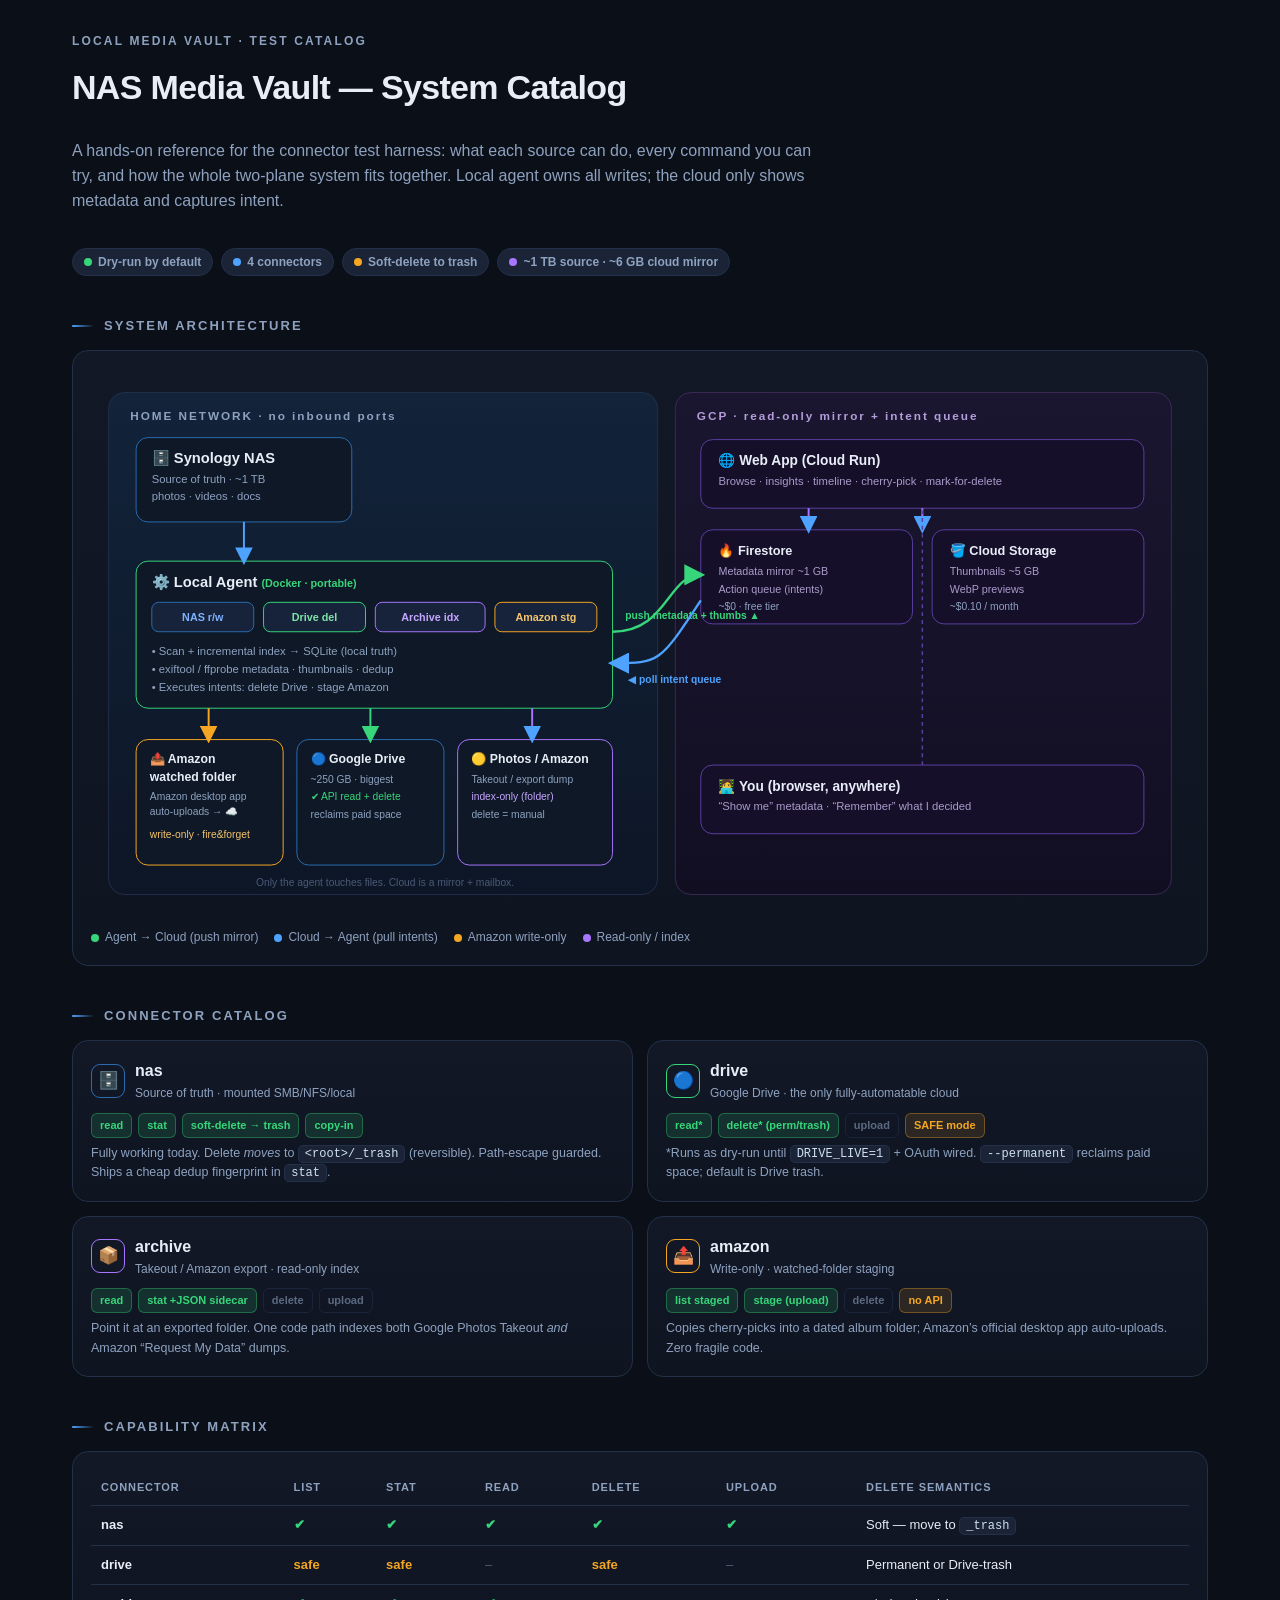
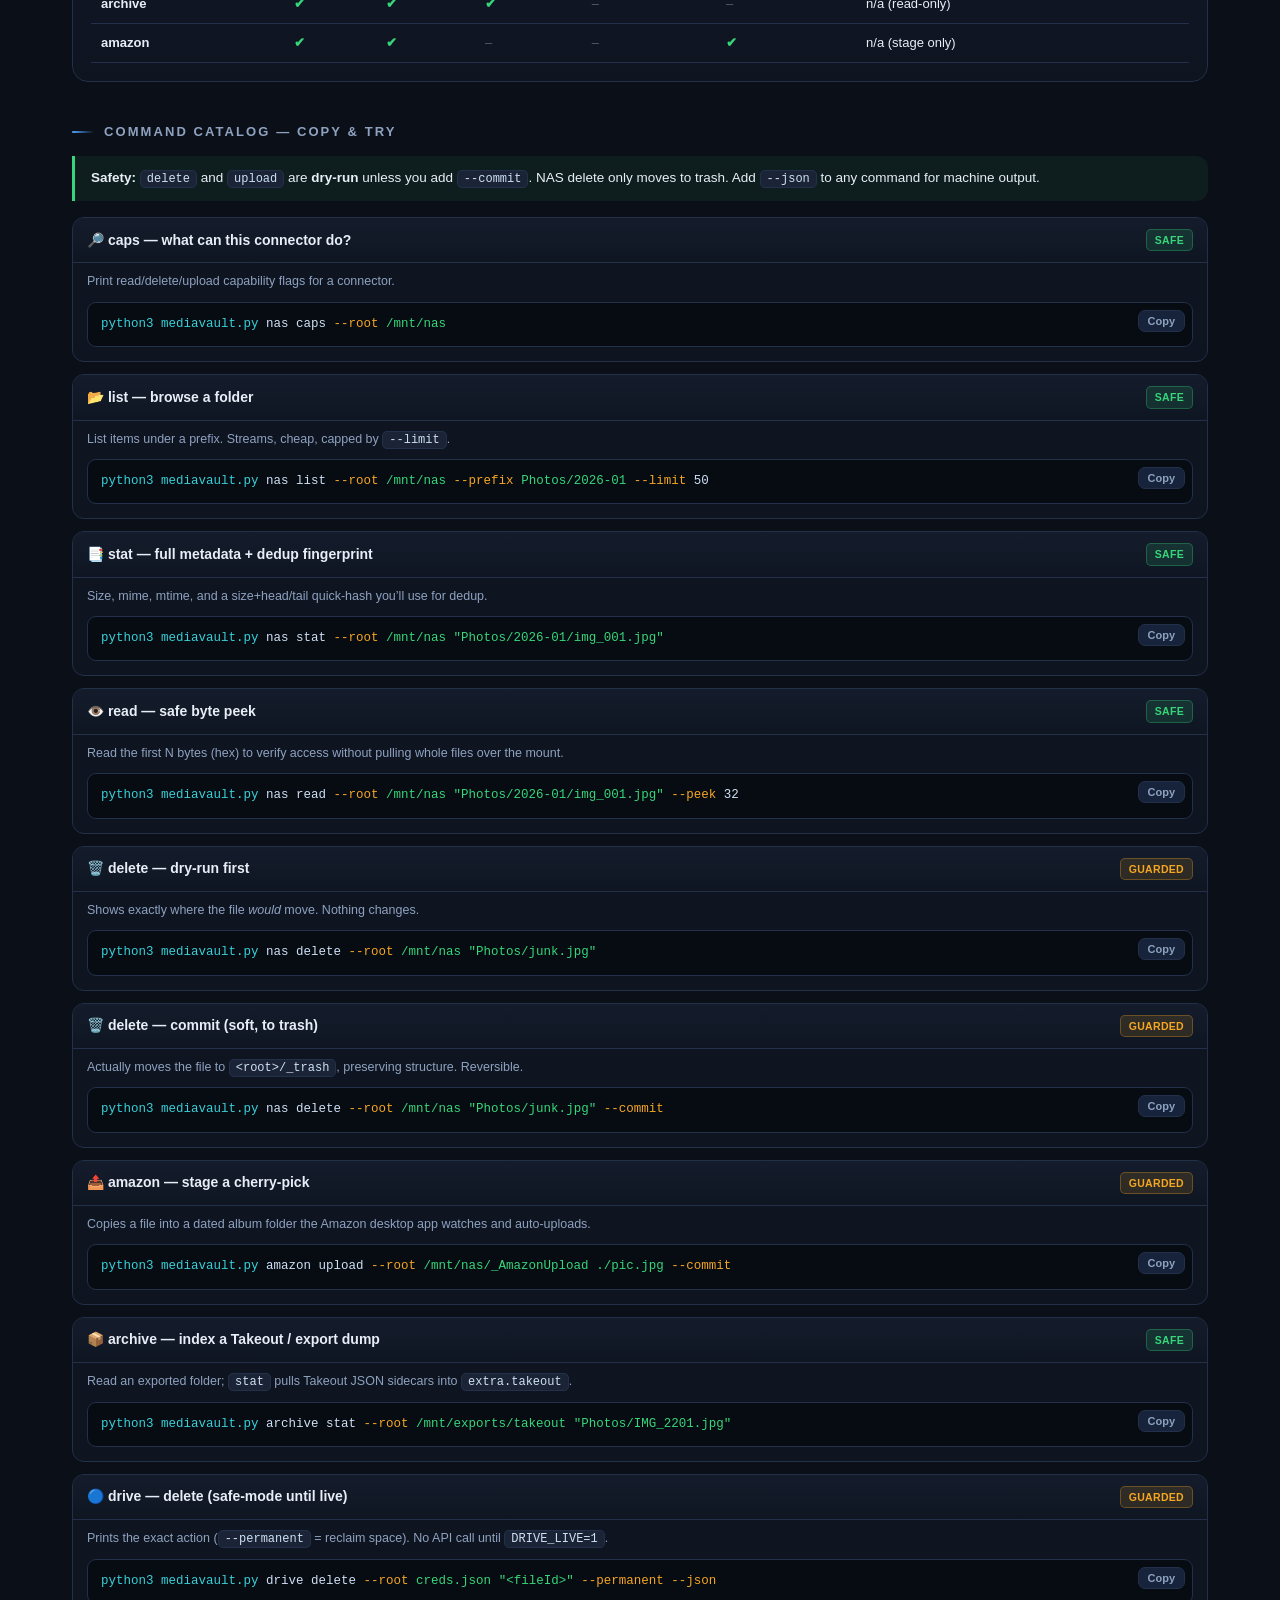
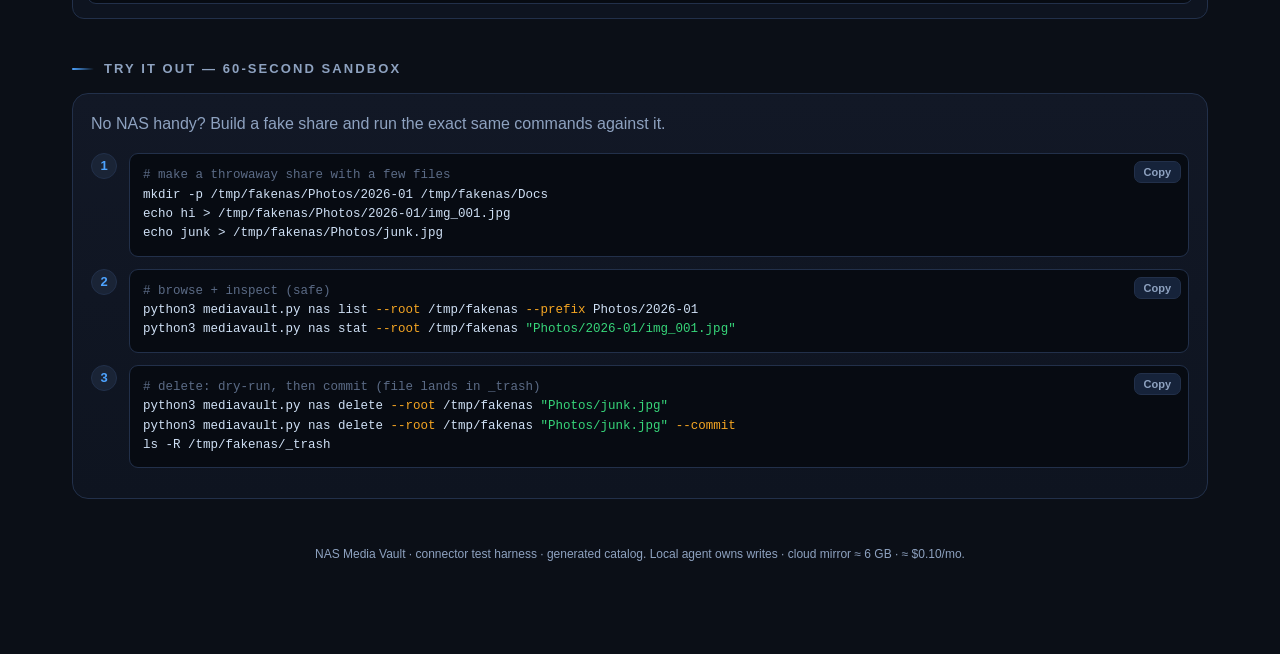
<file: app/catalog.html>
<!DOCTYPE html>
<html lang="en">
<head>
<meta charset="UTF-8">
<meta name="viewport" content="width=device-width, initial-scale=1.0">
<title>Media Vault — System Catalog & Architecture</title>
<style>
  :root{
    --bg:#0b0f17; --panel:#121826; --panel2:#0e1420; --line:#22304a;
    --ink:#e8eef7; --mut:#8ea2c0; --acc:#4da3ff; --grn:#37d67a; --amb:#f5a623;
    --red:#ff5c72; --pur:#a875ff; --cyan:#39d0d8; --chip:#1a2436;
    --mono:'SF Mono',ui-monospace,'Cascadia Code',Menlo,Consolas,monospace;
    --sans:-apple-system,BlinkMacSystemFont,'Segoe UI',Roboto,Helvetica,Arial,sans-serif;
  }
  *{box-sizing:border-box}
  body{margin:0;background:radial-gradient(1200px 600px at 70% -10%,#16243d 0%,var(--bg) 55%);
       color:var(--ink);font-family:var(--sans);line-height:1.55;-webkit-font-smoothing:antialiased}
  a{color:var(--acc);text-decoration:none}
  .wrap{max-width:1180px;margin:0 auto;padding:32px 22px 80px}
  header.hero{display:flex;flex-direction:column;gap:8px;margin-bottom:8px}
  .kicker{font-size:12px;letter-spacing:.18em;text-transform:uppercase;color:var(--mut);font-weight:700}
  h1{font-size:34px;margin:2px 0 2px;font-weight:800;letter-spacing:-.02em}
  .sub{color:var(--mut);max-width:760px}
  .pill{display:inline-flex;align-items:center;gap:6px;background:var(--chip);border:1px solid var(--line);
        border-radius:999px;padding:4px 11px;font-size:12px;color:var(--mut);font-weight:600}
  .pillrow{display:flex;gap:8px;flex-wrap:wrap;margin-top:10px}
  .dot{width:8px;height:8px;border-radius:50%}
  section{margin-top:40px}
  h2{font-size:13px;letter-spacing:.16em;text-transform:uppercase;color:var(--mut);
     font-weight:800;margin:0 0 14px;display:flex;align-items:center;gap:10px}
  h2::before{content:"";width:22px;height:2px;background:linear-gradient(90deg,var(--acc),transparent);border-radius:2px}
  .card{background:linear-gradient(180deg,var(--panel),var(--panel2));border:1px solid var(--line);
        border-radius:16px;padding:18px 18px}
  .grid{display:grid;gap:14px}
  .g2{grid-template-columns:repeat(2,1fr)} .g3{grid-template-columns:repeat(3,1fr)} .g4{grid-template-columns:repeat(4,1fr)}
  @media(max-width:860px){.g2,.g3,.g4{grid-template-columns:1fr}}

  /* connector cards */
  .conn{position:relative;overflow:hidden}
  .conn .top{display:flex;align-items:center;gap:10px;margin-bottom:8px}
  .conn .ic{width:34px;height:34px;border-radius:9px;display:grid;place-items:center;font-size:17px;
            border:1px solid var(--line)}
  .conn h3{margin:0;font-size:16px}
  .conn .role{font-size:12px;color:var(--mut)}
  .caps{display:flex;gap:6px;flex-wrap:wrap;margin:10px 0 4px}
  .cap{font-size:11px;font-weight:700;padding:3px 8px;border-radius:6px;border:1px solid var(--line)}
  .cap.on{color:#062;background:rgba(55,214,122,.14);border-color:rgba(55,214,122,.35);color:var(--grn)}
  .cap.off{color:var(--mut);opacity:.6}
  .cap.warn{color:var(--amb);background:rgba(245,166,35,.12);border-color:rgba(245,166,35,.35)}
  .conn p.note{font-size:12.5px;color:var(--mut);margin:6px 0 0}

  /* command catalog */
  .cmd{background:var(--panel2);border:1px solid var(--line);border-radius:12px;padding:0;overflow:hidden;margin-bottom:12px}
  .cmd .hd{display:flex;align-items:center;justify-content:space-between;gap:10px;padding:11px 14px;
           background:linear-gradient(180deg,#141c2c,#0f1622);border-bottom:1px solid var(--line)}
  .cmd .hd .name{font-weight:700;font-size:14px;display:flex;align-items:center;gap:9px}
  .cmd .hd .badge{font-size:10.5px;font-weight:800;padding:2px 8px;border-radius:5px;letter-spacing:.03em}
  .b-safe{color:var(--grn);background:rgba(55,214,122,.13);border:1px solid rgba(55,214,122,.3)}
  .b-guard{color:var(--amb);background:rgba(245,166,35,.13);border:1px solid rgba(245,166,35,.3)}
  .cmd .desc{padding:9px 14px 2px;font-size:12.5px;color:var(--mut)}
  .code{position:relative;margin:8px 14px 14px}
  pre{margin:0;background:#070b12;border:1px solid var(--line);border-radius:9px;padding:12px 40px 12px 13px;
      overflow-x:auto;font-family:var(--mono);font-size:12.5px;color:#cfe0f5}
  .tok-cmd{color:var(--cyan)} .tok-flag{color:var(--amb)} .tok-str{color:var(--grn)} .tok-c{color:#5b6b86}
  .copy{position:absolute;top:8px;right:8px;background:#16233a;border:1px solid var(--line);color:var(--mut);
        border-radius:7px;font-size:11px;font-weight:700;padding:4px 9px;cursor:pointer;transition:.15s}
  .copy:hover{color:var(--ink);border-color:var(--acc)}
  .copy.done{color:var(--grn);border-color:var(--grn)}

  table{width:100%;border-collapse:collapse;font-size:13px}
  th,td{text-align:left;padding:9px 10px;border-bottom:1px solid var(--line)}
  th{color:var(--mut);font-size:11px;letter-spacing:.08em;text-transform:uppercase}
  td .yes{color:var(--grn);font-weight:700} td .no{color:var(--mut);opacity:.5}
  td .warn{color:var(--amb);font-weight:700}

  .callout{border-left:3px solid var(--acc);background:rgba(77,163,255,.07);border-radius:0 12px 12px 0;
           padding:12px 16px;font-size:13.5px}
  .callout.safe{border-color:var(--grn);background:rgba(55,214,122,.07)}
  .flowlegend{display:flex;gap:16px;flex-wrap:wrap;font-size:12px;color:var(--mut);margin-top:10px}
  .flowlegend span{display:inline-flex;align-items:center;gap:6px}
  code.inl{font-family:var(--mono);background:var(--chip);border:1px solid var(--line);border-radius:5px;
           padding:1px 6px;font-size:12px;color:#cfe0f5}
  .foot{margin-top:46px;color:var(--mut);font-size:12px;text-align:center}
  .step{display:flex;gap:12px;align-items:flex-start;margin-bottom:12px}
  .stepn{flex:none;width:26px;height:26px;border-radius:50%;background:var(--chip);border:1px solid var(--line);
         display:grid;place-items:center;font-weight:800;font-size:13px;color:var(--acc)}
</style>
</head>
<body>
<div class="wrap">

  <header class="hero">
    <div class="kicker">Local Media Vault · Test Catalog</div>
    <h1>NAS Media Vault — System Catalog</h1>
    <p class="sub">A hands-on reference for the connector test harness: what each source can do, every command you can try,
    and how the whole two-plane system fits together. Local agent owns all writes; the cloud only shows metadata and captures intent.</p>
    <div class="pillrow">
      <span class="pill"><span class="dot" style="background:var(--grn)"></span> Dry-run by default</span>
      <span class="pill"><span class="dot" style="background:var(--acc)"></span> 4 connectors</span>
      <span class="pill"><span class="dot" style="background:var(--amb)"></span> Soft-delete to trash</span>
      <span class="pill"><span class="dot" style="background:var(--pur)"></span> ~1 TB source · ~6 GB cloud mirror</span>
    </div>
  </header>

  <!-- ARCHITECTURE VISUALIZATION -->
  <section>
    <h2>System Architecture</h2>
    <div class="card">
      <svg viewBox="0 0 1120 560" width="100%" role="img" aria-label="System architecture diagram" style="display:block">
        <defs>
          <marker id="arr" markerWidth="9" markerHeight="9" refX="7" refY="4.5" orient="auto">
            <path d="M0,0 L9,4.5 L0,9 Z" fill="#4da3ff"/>
          </marker>
          <marker id="arrG" markerWidth="9" markerHeight="9" refX="7" refY="4.5" orient="auto">
            <path d="M0,0 L9,4.5 L0,9 Z" fill="#37d67a"/>
          </marker>
          <marker id="arrA" markerWidth="9" markerHeight="9" refX="7" refY="4.5" orient="auto">
            <path d="M0,0 L9,4.5 L0,9 Z" fill="#f5a623"/>
          </marker>
          <linearGradient id="home" x1="0" y1="0" x2="0" y2="1">
            <stop offset="0" stop-color="#12233a"/><stop offset="1" stop-color="#0d1626"/>
          </linearGradient>
          <linearGradient id="cloud" x1="0" y1="0" x2="0" y2="1">
            <stop offset="0" stop-color="#1a1630"/><stop offset="1" stop-color="#120e22"/>
          </linearGradient>
        </defs>

        <!-- HOME PLANE -->
        <rect x="18" y="24" width="560" height="512" rx="16" fill="url(#home)" stroke="#22304a"/>
        <text x="40" y="52" fill="#8ea2c0" font-size="12" font-weight="700" letter-spacing="2">HOME NETWORK · no inbound ports</text>

        <!-- NAS -->
        <rect x="46" y="70" width="220" height="86" rx="12" fill="#0e1826" stroke="#2b6cb0"/>
        <text x="62" y="96" fill="#e8eef7" font-size="15" font-weight="800">🗄️ Synology NAS</text>
        <text x="62" y="116" fill="#8ea2c0" font-size="11.5">Source of truth · ~1 TB</text>
        <text x="62" y="134" fill="#8ea2c0" font-size="11.5">photos · videos · docs</text>

        <!-- AGENT -->
        <rect x="46" y="196" width="486" height="150" rx="12" fill="#0e1826" stroke="#37d67a"/>
        <text x="62" y="222" fill="#e8eef7" font-size="15" font-weight="800">⚙️ Local Agent  <tspan fill="#37d67a" font-size="11">(Docker · portable)</tspan></text>
        <!-- connector chips -->
        <g font-size="11" font-weight="700">
          <rect x="62" y="238" width="104" height="30" rx="7" fill="#16233a" stroke="#2b6cb0"/><text x="114" y="257" fill="#7fb2ff" text-anchor="middle">NAS r/w</text>
          <rect x="176" y="238" width="104" height="30" rx="7" fill="#16233a" stroke="#37d67a"/><text x="228" y="257" fill="#7fe3a6" text-anchor="middle">Drive del</text>
          <rect x="290" y="238" width="112" height="30" rx="7" fill="#16233a" stroke="#a875ff"/><text x="346" y="257" fill="#c6a6ff" text-anchor="middle">Archive idx</text>
          <rect x="412" y="238" width="104" height="30" rx="7" fill="#16233a" stroke="#f5a623"/><text x="464" y="257" fill="#f6c46b" text-anchor="middle">Amazon stg</text>
        </g>
        <text x="62" y="292" fill="#8ea2c0" font-size="11.5">• Scan + incremental index → SQLite (local truth)</text>
        <text x="62" y="310" fill="#8ea2c0" font-size="11.5">• exiftool / ffprobe metadata · thumbnails · dedup</text>
        <text x="62" y="328" fill="#8ea2c0" font-size="11.5">• Executes intents: delete Drive · stage Amazon</text>

        <!-- staging + local clouds -->
        <rect x="46" y="378" width="150" height="128" rx="12" fill="#0e1826" stroke="#f5a623"/>
        <text x="60" y="402" fill="#e8eef7" font-size="12.5" font-weight="800">📤 Amazon</text>
        <text x="60" y="420" fill="#e8eef7" font-size="12.5" font-weight="800">watched folder</text>
        <text x="60" y="440" fill="#8ea2c0" font-size="10.5">Amazon desktop app</text>
        <text x="60" y="455" fill="#8ea2c0" font-size="10.5">auto-uploads → ☁️</text>
        <text x="60" y="478" fill="#f6c46b" font-size="10.5">write-only · fire&amp;forget</text>

        <rect x="210" y="378" width="150" height="128" rx="12" fill="#0e1826" stroke="#2b6cb0"/>
        <text x="224" y="402" fill="#e8eef7" font-size="12.5" font-weight="800">🔵 Google Drive</text>
        <text x="224" y="422" fill="#8ea2c0" font-size="10.5">~250 GB · biggest</text>
        <text x="224" y="440" fill="#37d67a" font-size="10.5">✔ API read + delete</text>
        <text x="224" y="458" fill="#8ea2c0" font-size="10.5">reclaims paid space</text>

        <rect x="374" y="378" width="158" height="128" rx="12" fill="#0e1826" stroke="#a875ff"/>
        <text x="388" y="402" fill="#e8eef7" font-size="12.5" font-weight="800">🟡 Photos / Amazon</text>
        <text x="388" y="422" fill="#8ea2c0" font-size="10.5">Takeout / export dump</text>
        <text x="388" y="440" fill="#c6a6ff" font-size="10.5">index-only (folder)</text>
        <text x="388" y="458" fill="#8ea2c0" font-size="10.5">delete = manual</text>

        <!-- edges home -->
        <line x1="156" y1="156" x2="156" y2="196" stroke="#4da3ff" stroke-width="2" marker-end="url(#arr)"/>
        <line x1="120" y1="346" x2="120" y2="378" stroke="#f5a623" stroke-width="2" marker-end="url(#arrA)"/>
        <line x1="285" y1="346" x2="285" y2="378" stroke="#37d67a" stroke-width="2" marker-end="url(#arrG)"/>
        <line x1="450" y1="346" x2="450" y2="378" stroke="#a875ff" stroke-width="2" marker-end="url(#arr)"/>

        <!-- CLOUD PLANE -->
        <rect x="596" y="24" width="506" height="512" rx="16" fill="url(#cloud)" stroke="#3a2b57"/>
        <text x="618" y="52" fill="#b39ddb" font-size="12" font-weight="700" letter-spacing="2">GCP · read-only mirror + intent queue</text>

        <rect x="622" y="72" width="452" height="70" rx="12" fill="#160f2a" stroke="#5a3fa0"/>
        <text x="640" y="98" fill="#e8eef7" font-size="14" font-weight="800">🌐 Web App (Cloud Run)</text>
        <text x="640" y="118" fill="#a99bc9" font-size="11.5">Browse · insights · timeline · cherry-pick · mark-for-delete</text>

        <rect x="622" y="164" width="216" height="96" rx="12" fill="#160f2a" stroke="#5a3fa0"/>
        <text x="640" y="190" fill="#e8eef7" font-size="13" font-weight="800">🔥 Firestore</text>
        <text x="640" y="210" fill="#a99bc9" font-size="11">Metadata mirror ~1 GB</text>
        <text x="640" y="228" fill="#a99bc9" font-size="11">Action queue (intents)</text>
        <text x="640" y="246" fill="#8ea2c0" font-size="10.5">~$0 · free tier</text>

        <rect x="858" y="164" width="216" height="96" rx="12" fill="#160f2a" stroke="#5a3fa0"/>
        <text x="876" y="190" fill="#e8eef7" font-size="13" font-weight="800">🪣 Cloud Storage</text>
        <text x="876" y="210" fill="#a99bc9" font-size="11">Thumbnails ~5 GB</text>
        <text x="876" y="228" fill="#a99bc9" font-size="11">WebP previews</text>
        <text x="876" y="246" fill="#8ea2c0" font-size="10.5">~$0.10 / month</text>

        <!-- browser -->
        <rect x="622" y="404" width="452" height="70" rx="12" fill="#160f2a" stroke="#5a3fa0"/>
        <text x="640" y="430" fill="#e8eef7" font-size="14" font-weight="800">🧑‍💻 You (browser, anywhere)</text>
        <text x="640" y="450" fill="#a99bc9" font-size="11.5">“Show me” metadata · “Remember” what I decided</text>

        <line x1="732" y1="142" x2="732" y2="164" stroke="#a875ff" stroke-width="2" marker-end="url(#arr)"/>
        <line x1="848" y1="142" x2="848" y2="164" stroke="#a875ff" stroke-width="2" marker-end="url(#arr)"/>
        <line x1="848" y1="404" x2="848" y2="142" stroke="#5a3fa0" stroke-width="1.5" stroke-dasharray="4 4"/>

        <!-- CROSS-PLANE edges -->
        <!-- push up -->
        <path d="M532 268 C 588 268, 588 210, 622 210" fill="none" stroke="#37d67a" stroke-width="2.4" marker-end="url(#arrG)"/>
        <text x="545" y="255" fill="#37d67a" font-size="10.5" font-weight="700">push metadata + thumbs ▲</text>
        <!-- pull queue down -->
        <path d="M622 236 C 580 300, 580 300, 532 300" fill="none" stroke="#4da3ff" stroke-width="2.4" marker-end="url(#arr)"/>
        <text x="548" y="320" fill="#4da3ff" font-size="10.5" font-weight="700">◀ poll intent queue</text>

        <text x="300" y="527" fill="#4a5a76" font-size="10.5" text-anchor="middle">Only the agent touches files. Cloud is a mirror + mailbox.</text>
      </svg>
      <div class="flowlegend">
        <span><span class="dot" style="background:var(--grn)"></span> Agent → Cloud (push mirror)</span>
        <span><span class="dot" style="background:var(--acc)"></span> Cloud → Agent (pull intents)</span>
        <span><span class="dot" style="background:var(--amb)"></span> Amazon write-only</span>
        <span><span class="dot" style="background:var(--pur)"></span> Read-only / index</span>
      </div>
    </div>
  </section>

  <!-- CONNECTOR CATALOG -->
  <section>
    <h2>Connector Catalog</h2>
    <div class="grid g2">
      <div class="card conn">
        <div class="top"><div class="ic" style="color:#7fb2ff;border-color:#2b6cb0">🗄️</div>
          <div><h3>nas</h3><div class="role">Source of truth · mounted SMB/NFS/local</div></div></div>
        <div class="caps">
          <span class="cap on">read</span><span class="cap on">stat</span>
          <span class="cap on">soft-delete → trash</span><span class="cap on">copy-in</span>
        </div>
        <p class="note">Fully working today. Delete <em>moves</em> to <code class="inl">&lt;root&gt;/_trash</code> (reversible). Path-escape guarded. Ships a cheap dedup fingerprint in <code class="inl">stat</code>.</p>
      </div>

      <div class="card conn">
        <div class="top"><div class="ic" style="color:#7fe3a6;border-color:#37d67a">🔵</div>
          <div><h3>drive</h3><div class="role">Google Drive · the only fully-automatable cloud</div></div></div>
        <div class="caps">
          <span class="cap on">read*</span><span class="cap on">delete* (perm/trash)</span>
          <span class="cap off">upload</span><span class="cap warn">SAFE mode</span>
        </div>
        <p class="note">*Runs as dry-run until <code class="inl">DRIVE_LIVE=1</code> + OAuth wired. <code class="inl">--permanent</code> reclaims paid space; default is Drive trash.</p>
      </div>

      <div class="card conn">
        <div class="top"><div class="ic" style="color:#c6a6ff;border-color:#a875ff">📦</div>
          <div><h3>archive</h3><div class="role">Takeout / Amazon export · read-only index</div></div></div>
        <div class="caps">
          <span class="cap on">read</span><span class="cap on">stat +JSON sidecar</span>
          <span class="cap off">delete</span><span class="cap off">upload</span>
        </div>
        <p class="note">Point it at an exported folder. One code path indexes both Google Photos Takeout <em>and</em> Amazon “Request My Data” dumps.</p>
      </div>

      <div class="card conn">
        <div class="top"><div class="ic" style="color:#f6c46b;border-color:#f5a623">📤</div>
          <div><h3>amazon</h3><div class="role">Write-only · watched-folder staging</div></div></div>
        <div class="caps">
          <span class="cap on">list staged</span><span class="cap on">stage (upload)</span>
          <span class="cap off">delete</span><span class="cap warn">no API</span>
        </div>
        <p class="note">Copies cherry-picks into a dated album folder; Amazon’s official desktop app auto-uploads. Zero fragile code.</p>
      </div>
    </div>
  </section>

  <!-- CAPABILITY MATRIX -->
  <section>
    <h2>Capability Matrix</h2>
    <div class="card">
      <table>
        <thead><tr><th>Connector</th><th>list</th><th>stat</th><th>read</th><th>delete</th><th>upload</th><th>Delete semantics</th></tr></thead>
        <tbody>
          <tr><td><b>nas</b></td><td><span class="yes">✔</span></td><td><span class="yes">✔</span></td><td><span class="yes">✔</span></td><td><span class="yes">✔</span></td><td><span class="yes">✔</span></td><td>Soft — move to <code class="inl">_trash</code></td></tr>
          <tr><td><b>drive</b></td><td><span class="warn">safe</span></td><td><span class="warn">safe</span></td><td><span class="no">–</span></td><td><span class="warn">safe</span></td><td><span class="no">–</span></td><td>Permanent or Drive-trash</td></tr>
          <tr><td><b>archive</b></td><td><span class="yes">✔</span></td><td><span class="yes">✔</span></td><td><span class="yes">✔</span></td><td><span class="no">–</span></td><td><span class="no">–</span></td><td>n/a (read-only)</td></tr>
          <tr><td><b>amazon</b></td><td><span class="yes">✔</span></td><td><span class="yes">✔</span></td><td><span class="no">–</span></td><td><span class="no">–</span></td><td><span class="yes">✔</span></td><td>n/a (stage only)</td></tr>
        </tbody>
      </table>
    </div>
  </section>

  <!-- COMMAND CATALOG -->
  <section>
    <h2>Command Catalog — copy &amp; try</h2>

    <div class="callout safe" style="margin-bottom:16px">
      <b>Safety:</b> <code class="inl">delete</code> and <code class="inl">upload</code> are <b>dry-run</b> unless you add <code class="inl">--commit</code>.
      NAS delete only moves to trash. Add <code class="inl">--json</code> to any command for machine output.
    </div>

    <!-- caps -->
    <div class="cmd">
      <div class="hd"><span class="name">🔎 caps — what can this connector do?</span><span class="badge b-safe">SAFE</span></div>
      <div class="desc">Print read/delete/upload capability flags for a connector.</div>
      <div class="code"><button class="copy">Copy</button><pre><span class="tok-cmd">python3 mediavault.py</span> nas caps <span class="tok-flag">--root</span> <span class="tok-str">/mnt/nas</span></pre></div>
    </div>

    <!-- list -->
    <div class="cmd">
      <div class="hd"><span class="name">📂 list — browse a folder</span><span class="badge b-safe">SAFE</span></div>
      <div class="desc">List items under a prefix. Streams, cheap, capped by <code class="inl">--limit</code>.</div>
      <div class="code"><button class="copy">Copy</button><pre><span class="tok-cmd">python3 mediavault.py</span> nas list <span class="tok-flag">--root</span> <span class="tok-str">/mnt/nas</span> <span class="tok-flag">--prefix</span> <span class="tok-str">Photos/2026-01</span> <span class="tok-flag">--limit</span> 50</pre></div>
    </div>

    <!-- stat -->
    <div class="cmd">
      <div class="hd"><span class="name">📑 stat — full metadata + dedup fingerprint</span><span class="badge b-safe">SAFE</span></div>
      <div class="desc">Size, mime, mtime, and a size+head/tail quick-hash you’ll use for dedup.</div>
      <div class="code"><button class="copy">Copy</button><pre><span class="tok-cmd">python3 mediavault.py</span> nas stat <span class="tok-flag">--root</span> <span class="tok-str">/mnt/nas</span> <span class="tok-str">"Photos/2026-01/img_001.jpg"</span></pre></div>
    </div>

    <!-- read -->
    <div class="cmd">
      <div class="hd"><span class="name">👁️ read — safe byte peek</span><span class="badge b-safe">SAFE</span></div>
      <div class="desc">Read the first N bytes (hex) to verify access without pulling whole files over the mount.</div>
      <div class="code"><button class="copy">Copy</button><pre><span class="tok-cmd">python3 mediavault.py</span> nas read <span class="tok-flag">--root</span> <span class="tok-str">/mnt/nas</span> <span class="tok-str">"Photos/2026-01/img_001.jpg"</span> <span class="tok-flag">--peek</span> 32</pre></div>
    </div>

    <!-- delete dry -->
    <div class="cmd">
      <div class="hd"><span class="name">🗑️ delete — dry-run first</span><span class="badge b-guard">GUARDED</span></div>
      <div class="desc">Shows exactly where the file <em>would</em> move. Nothing changes.</div>
      <div class="code"><button class="copy">Copy</button><pre><span class="tok-cmd">python3 mediavault.py</span> nas delete <span class="tok-flag">--root</span> <span class="tok-str">/mnt/nas</span> <span class="tok-str">"Photos/junk.jpg"</span></pre></div>
    </div>

    <!-- delete commit -->
    <div class="cmd">
      <div class="hd"><span class="name">🗑️ delete — commit (soft, to trash)</span><span class="badge b-guard">GUARDED</span></div>
      <div class="desc">Actually moves the file to <code class="inl">&lt;root&gt;/_trash</code>, preserving structure. Reversible.</div>
      <div class="code"><button class="copy">Copy</button><pre><span class="tok-cmd">python3 mediavault.py</span> nas delete <span class="tok-flag">--root</span> <span class="tok-str">/mnt/nas</span> <span class="tok-str">"Photos/junk.jpg"</span> <span class="tok-flag">--commit</span></pre></div>
    </div>

    <!-- amazon stage -->
    <div class="cmd">
      <div class="hd"><span class="name">📤 amazon — stage a cherry-pick</span><span class="badge b-guard">GUARDED</span></div>
      <div class="desc">Copies a file into a dated album folder the Amazon desktop app watches and auto-uploads.</div>
      <div class="code"><button class="copy">Copy</button><pre><span class="tok-cmd">python3 mediavault.py</span> amazon upload <span class="tok-flag">--root</span> <span class="tok-str">/mnt/nas/_AmazonUpload</span> <span class="tok-str">./pic.jpg</span> <span class="tok-flag">--commit</span></pre></div>
    </div>

    <!-- archive -->
    <div class="cmd">
      <div class="hd"><span class="name">📦 archive — index a Takeout / export dump</span><span class="badge b-safe">SAFE</span></div>
      <div class="desc">Read an exported folder; <code class="inl">stat</code> pulls Takeout JSON sidecars into <code class="inl">extra.takeout</code>.</div>
      <div class="code"><button class="copy">Copy</button><pre><span class="tok-cmd">python3 mediavault.py</span> archive stat <span class="tok-flag">--root</span> <span class="tok-str">/mnt/exports/takeout</span> <span class="tok-str">"Photos/IMG_2201.jpg"</span></pre></div>
    </div>

    <!-- drive -->
    <div class="cmd">
      <div class="hd"><span class="name">🔵 drive — delete (safe-mode until live)</span><span class="badge b-guard">GUARDED</span></div>
      <div class="desc">Prints the exact action (<code class="inl">--permanent</code> = reclaim space). No API call until <code class="inl">DRIVE_LIVE=1</code>.</div>
      <div class="code"><button class="copy">Copy</button><pre><span class="tok-cmd">python3 mediavault.py</span> drive delete <span class="tok-flag">--root</span> <span class="tok-str">creds.json</span> <span class="tok-str">"&lt;fileId&gt;"</span> <span class="tok-flag">--permanent</span> <span class="tok-flag">--json</span></pre></div>
    </div>
  </section>

  <!-- TRY IT OUT -->
  <section>
    <h2>Try It Out — 60-second sandbox</h2>
    <div class="card">
      <p class="sub" style="margin-top:0">No NAS handy? Build a fake share and run the exact same commands against it.</p>
      <div class="step"><div class="stepn">1</div><div style="flex:1">
        <div class="code" style="margin:0"><button class="copy">Copy</button><pre><span class="tok-c"># make a throwaway share with a few files</span>
mkdir -p /tmp/fakenas/Photos/2026-01 /tmp/fakenas/Docs
echo hi &gt; /tmp/fakenas/Photos/2026-01/img_001.jpg
echo junk &gt; /tmp/fakenas/Photos/junk.jpg</pre></div>
      </div></div>
      <div class="step"><div class="stepn">2</div><div style="flex:1">
        <div class="code" style="margin:0"><button class="copy">Copy</button><pre><span class="tok-c"># browse + inspect (safe)</span>
python3 mediavault.py nas list <span class="tok-flag">--root</span> /tmp/fakenas <span class="tok-flag">--prefix</span> Photos/2026-01
python3 mediavault.py nas stat <span class="tok-flag">--root</span> /tmp/fakenas <span class="tok-str">"Photos/2026-01/img_001.jpg"</span></pre></div>
      </div></div>
      <div class="step"><div class="stepn">3</div><div style="flex:1">
        <div class="code" style="margin:0"><button class="copy">Copy</button><pre><span class="tok-c"># delete: dry-run, then commit (file lands in _trash)</span>
python3 mediavault.py nas delete <span class="tok-flag">--root</span> /tmp/fakenas <span class="tok-str">"Photos/junk.jpg"</span>
python3 mediavault.py nas delete <span class="tok-flag">--root</span> /tmp/fakenas <span class="tok-str">"Photos/junk.jpg"</span> <span class="tok-flag">--commit</span>
ls -R /tmp/fakenas/_trash</pre></div>
      </div></div>
    </div>
  </section>

  <p class="foot">NAS Media Vault · connector test harness · generated catalog. Local agent owns writes · cloud mirror ≈ 6 GB · ≈ $0.10/mo.</p>
</div>

<script>
  document.querySelectorAll('.copy').forEach(btn=>{
    btn.addEventListener('click',()=>{
      const pre=btn.parentElement.querySelector('pre');
      const txt=pre.innerText;
      navigator.clipboard.writeText(txt).then(()=>{
        const old=btn.textContent; btn.textContent='Copied ✓'; btn.classList.add('done');
        setTimeout(()=>{btn.textContent=old;btn.classList.remove('done')},1300);
      });
    });
  });
</script>
</body>
</html>
</file>
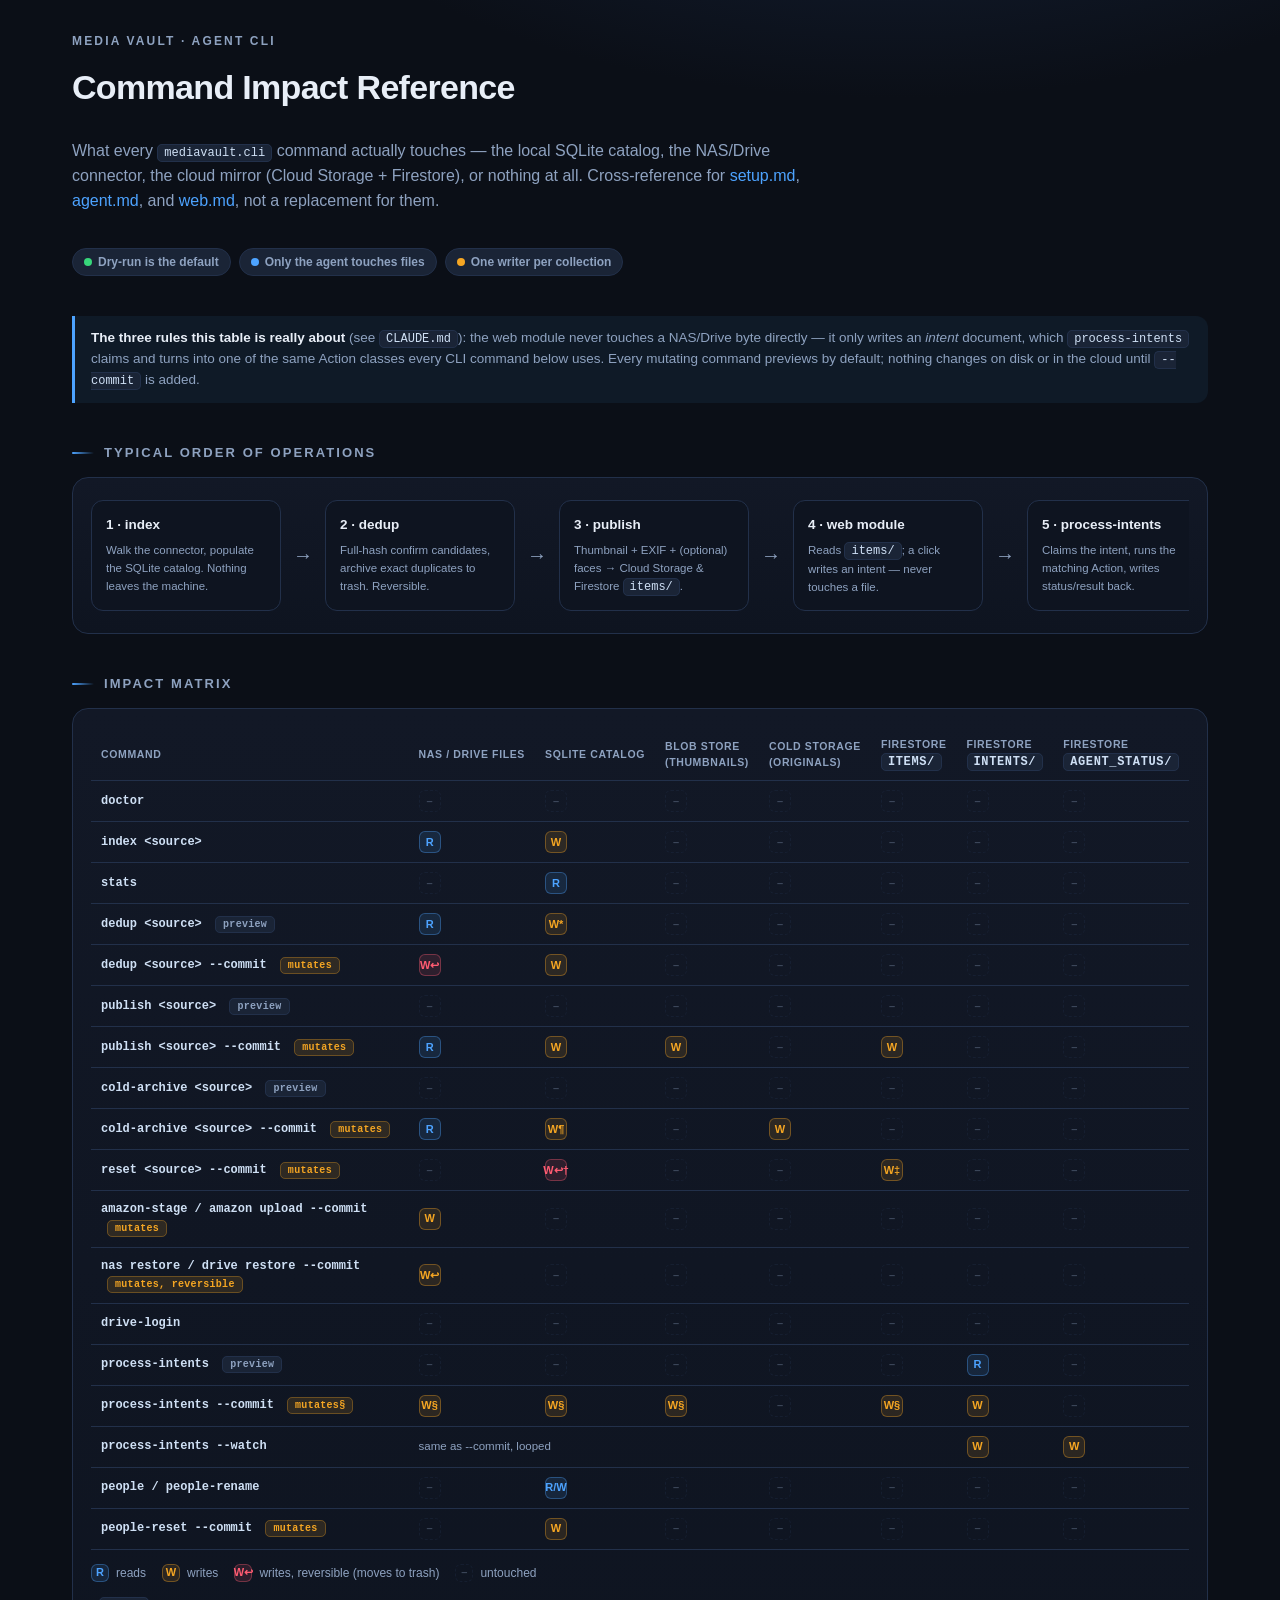
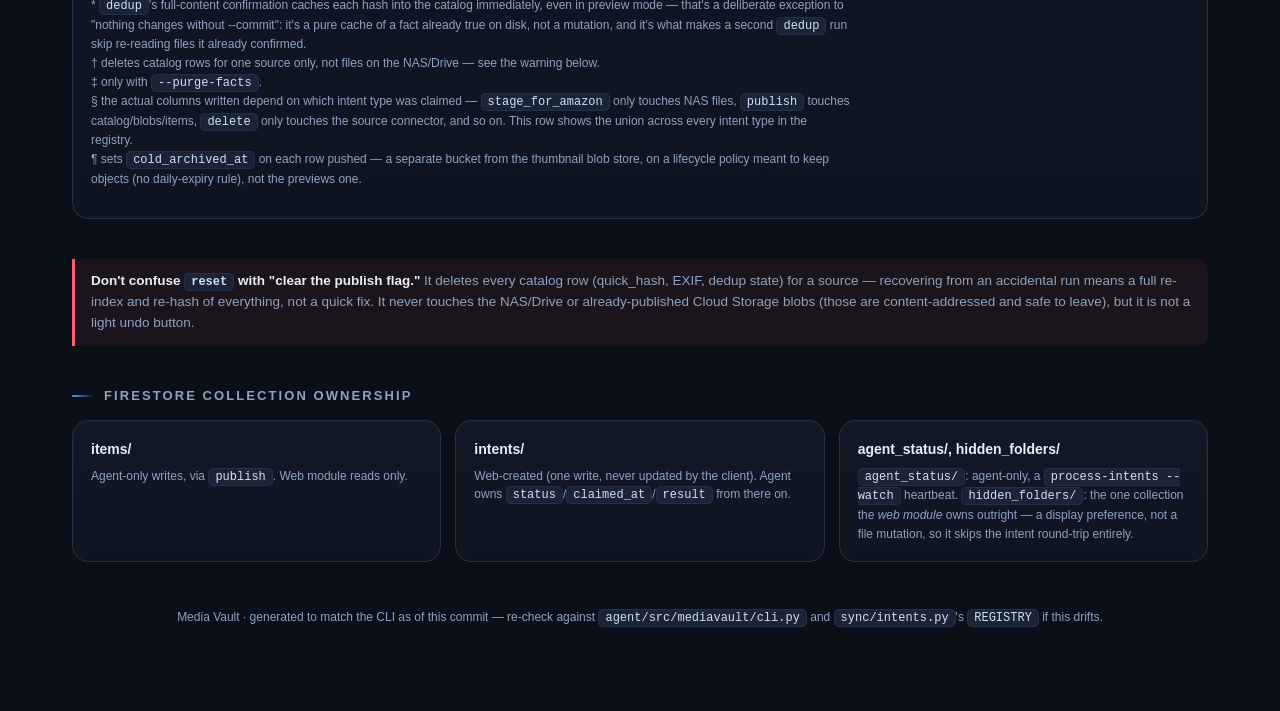
<file: docs/command-catalog.html>
<!DOCTYPE html>
<html lang="en">
<head>
<meta charset="UTF-8">
<meta name="viewport" content="width=device-width, initial-scale=1.0">
<title>Media Vault — Command Impact Reference</title>
<style>
  :root{
    --bg:#0b0f17; --panel:#121826; --panel2:#0e1420; --line:#22304a;
    --ink:#e8eef7; --mut:#8ea2c0; --acc:#4da3ff; --grn:#37d67a; --amb:#f5a623;
    --red:#ff5c72; --pur:#a875ff; --cyan:#39d0d8; --chip:#1a2436;
    --mono:'SF Mono',ui-monospace,'Cascadia Code',Menlo,Consolas,monospace;
    --sans:-apple-system,BlinkMacSystemFont,'Segoe UI',Roboto,Helvetica,Arial,sans-serif;
  }
  *{box-sizing:border-box}
  body{margin:0;background:radial-gradient(1200px 600px at 70% -10%,#16243d 0%,var(--bg) 55%);
       color:var(--ink);font-family:var(--sans);line-height:1.55;-webkit-font-smoothing:antialiased}
  a{color:var(--acc);text-decoration:none}
  .wrap{max-width:1180px;margin:0 auto;padding:32px 22px 80px}
  header.hero{display:flex;flex-direction:column;gap:8px;margin-bottom:8px}
  .kicker{font-size:12px;letter-spacing:.18em;text-transform:uppercase;color:var(--mut);font-weight:700}
  h1{font-size:34px;margin:2px 0 2px;font-weight:800;letter-spacing:-.02em}
  .sub{color:var(--mut);max-width:760px}
  .pill{display:inline-flex;align-items:center;gap:6px;background:var(--chip);border:1px solid var(--line);
        border-radius:999px;padding:4px 11px;font-size:12px;color:var(--mut);font-weight:600}
  .pillrow{display:flex;gap:8px;flex-wrap:wrap;margin-top:10px}
  .dot{width:8px;height:8px;border-radius:50%}
  section{margin-top:40px}
  h2{font-size:13px;letter-spacing:.16em;text-transform:uppercase;color:var(--mut);
     font-weight:800;margin:0 0 14px;display:flex;align-items:center;gap:10px}
  h2::before{content:"";width:22px;height:2px;background:linear-gradient(90deg,var(--acc),transparent);border-radius:2px}
  .card{background:linear-gradient(180deg,var(--panel),var(--panel2));border:1px solid var(--line);
        border-radius:16px;padding:18px 18px}
  .grid{display:grid;gap:14px}
  .g2{grid-template-columns:repeat(2,1fr)} .g3{grid-template-columns:repeat(3,1fr)}
  @media(max-width:860px){.g2,.g3{grid-template-columns:1fr}}

  table{width:100%;border-collapse:collapse;font-size:12.5px}
  th,td{text-align:left;padding:9px 10px;border-bottom:1px solid var(--line);white-space:nowrap}
  th{color:var(--mut);font-size:10.5px;letter-spacing:.06em;text-transform:uppercase}
  td:first-child{white-space:normal;font-family:var(--mono);color:#cfe0f5;font-size:12px}
  .m{display:inline-flex;align-items:center;justify-content:center;width:22px;height:22px;border-radius:6px;
     font-size:11px;font-weight:800;border:1px solid var(--line)}
  .m-r{color:var(--acc);background:rgba(77,163,255,.12);border-color:rgba(77,163,255,.35)}
  .m-w{color:var(--amb);background:rgba(245,166,35,.12);border-color:rgba(245,166,35,.35)}
  .m-wr{color:var(--red);background:rgba(255,92,114,.12);border-color:rgba(255,92,114,.35)}
  .m-none{color:var(--mut);opacity:.35;border-style:dashed}
  .rowhead{color:var(--ink);font-weight:700}
  .tag{font-size:10px;font-weight:800;padding:2px 7px;border-radius:5px;letter-spacing:.03em;margin-left:6px}
  .tag-dry{color:var(--mut);background:var(--chip);border:1px solid var(--line)}
  .tag-commit{color:var(--amb);background:rgba(245,166,35,.13);border:1px solid rgba(245,166,35,.3)}
  .tag-safe{color:var(--grn);background:rgba(55,214,122,.13);border:1px solid rgba(55,214,122,.3)}

  code.inl{font-family:var(--mono);background:var(--chip);border:1px solid var(--line);border-radius:5px;
           padding:1px 6px;font-size:12px;color:#cfe0f5}
  .callout{border-left:3px solid var(--acc);background:rgba(77,163,255,.07);border-radius:0 12px 12px 0;
           padding:12px 16px;font-size:13.5px;color:var(--mut)}
  .callout b{color:var(--ink)}
  .legend{display:flex;gap:16px;flex-wrap:wrap;font-size:12px;color:var(--mut);margin-top:14px}
  .legend span{display:inline-flex;align-items:center;gap:7px}

  /* pipeline flow */
  .flow{display:flex;align-items:stretch;gap:0;overflow-x:auto;padding:4px 0}
  .fstep{flex:none;width:190px;background:var(--panel2);border:1px solid var(--line);border-radius:12px;
         padding:14px;position:relative}
  .fstep h4{margin:0 0 6px;font-size:13.5px;color:var(--ink)}
  .fstep p{margin:0;font-size:11.5px;color:var(--mut)}
  .farrow{flex:none;width:44px;display:flex;align-items:center;justify-content:center;color:var(--mut);font-size:20px}

  .foot{margin-top:46px;color:var(--mut);font-size:12px;text-align:center}
</style>
</head>
<body>
<div class="wrap">

  <header class="hero">
    <div class="kicker">Media Vault · Agent CLI</div>
    <h1>Command Impact Reference</h1>
    <p class="sub">What every <code class="inl">mediavault.cli</code> command actually touches — the local SQLite
    catalog, the NAS/Drive connector, the cloud mirror (Cloud Storage + Firestore), or nothing at all. Cross-reference
    for <a href="setup.md">setup.md</a>, <a href="agent.md">agent.md</a>, and <a href="web.md">web.md</a>, not a
    replacement for them.</p>
    <div class="pillrow">
      <span class="pill"><span class="dot" style="background:var(--grn)"></span> Dry-run is the default</span>
      <span class="pill"><span class="dot" style="background:var(--acc)"></span> Only the agent touches files</span>
      <span class="pill"><span class="dot" style="background:var(--amb)"></span> One writer per collection</span>
    </div>
  </header>

  <section>
    <div class="callout">
      <b>The three rules this table is really about</b> (see <code class="inl">CLAUDE.md</code>): the web module never
      touches a NAS/Drive byte directly — it only writes an <em>intent</em> document, which
      <code class="inl">process-intents</code> claims and turns into one of the same Action classes every CLI command
      below uses. Every mutating command previews by default; nothing changes on disk or in the cloud until
      <code class="inl">--commit</code> is added.
    </div>
  </section>

  <!-- PIPELINE -->
  <section>
    <h2>Typical order of operations</h2>
    <div class="card">
      <div class="flow">
        <div class="fstep"><h4>1 · index</h4><p>Walk the connector, populate the SQLite catalog. Nothing leaves the machine.</p></div>
        <div class="farrow">→</div>
        <div class="fstep"><h4>2 · dedup</h4><p>Full-hash confirm candidates, archive exact duplicates to trash. Reversible.</p></div>
        <div class="farrow">→</div>
        <div class="fstep"><h4>3 · publish</h4><p>Thumbnail + EXIF + (optional) faces → Cloud Storage &amp; Firestore <code class="inl">items/</code>.</p></div>
        <div class="farrow">→</div>
        <div class="fstep"><h4>4 · web module</h4><p>Reads <code class="inl">items/</code>; a click writes an intent — never touches a file.</p></div>
        <div class="farrow">→</div>
        <div class="fstep"><h4>5 · process-intents</h4><p>Claims the intent, runs the matching Action, writes status/result back.</p></div>
      </div>
    </div>
  </section>

  <!-- IMPACT MATRIX -->
  <section>
    <h2>Impact matrix</h2>
    <div class="card">
      <div style="overflow-x:auto">
      <table>
        <thead>
          <tr>
            <th style="min-width:260px">Command</th>
            <th>NAS / Drive files</th>
            <th>SQLite catalog</th>
            <th>Blob store<br>(thumbnails)</th>
            <th>Cold storage<br>(originals)</th>
            <th>Firestore<br><code class="inl">items/</code></th>
            <th>Firestore<br><code class="inl">intents/</code></th>
            <th>Firestore<br><code class="inl">agent_status/</code></th>
          </tr>
        </thead>
        <tbody>
          <tr>
            <td class="rowhead">doctor</td>
            <td><span class="m m-none">–</span></td><td><span class="m m-none">–</span></td>
            <td><span class="m m-none">–</span></td><td><span class="m m-none">–</span></td>
            <td><span class="m m-none">–</span></td>
            <td><span class="m m-none">–</span></td><td><span class="m m-none">–</span></td>
          </tr>
          <tr>
            <td class="rowhead">index &lt;source&gt;</td>
            <td><span class="m m-r">R</span></td><td><span class="m m-w">W</span></td>
            <td><span class="m m-none">–</span></td><td><span class="m m-none">–</span></td>
            <td><span class="m m-none">–</span></td>
            <td><span class="m m-none">–</span></td><td><span class="m m-none">–</span></td>
          </tr>
          <tr>
            <td class="rowhead">stats</td>
            <td><span class="m m-none">–</span></td><td><span class="m m-r">R</span></td>
            <td><span class="m m-none">–</span></td><td><span class="m m-none">–</span></td>
            <td><span class="m m-none">–</span></td>
            <td><span class="m m-none">–</span></td><td><span class="m m-none">–</span></td>
          </tr>
          <tr>
            <td class="rowhead">dedup &lt;source&gt; <span class="tag tag-dry">preview</span></td>
            <td><span class="m m-r">R</span></td><td><span class="m m-w">W*</span></td>
            <td><span class="m m-none">–</span></td><td><span class="m m-none">–</span></td>
            <td><span class="m m-none">–</span></td>
            <td><span class="m m-none">–</span></td><td><span class="m m-none">–</span></td>
          </tr>
          <tr>
            <td class="rowhead">dedup &lt;source&gt; --commit <span class="tag tag-commit">mutates</span></td>
            <td><span class="m m-wr">W↩</span></td><td><span class="m m-w">W</span></td>
            <td><span class="m m-none">–</span></td><td><span class="m m-none">–</span></td>
            <td><span class="m m-none">–</span></td>
            <td><span class="m m-none">–</span></td><td><span class="m m-none">–</span></td>
          </tr>
          <tr>
            <td class="rowhead">publish &lt;source&gt; <span class="tag tag-dry">preview</span></td>
            <td><span class="m m-none">–</span></td><td><span class="m m-none">–</span></td>
            <td><span class="m m-none">–</span></td><td><span class="m m-none">–</span></td>
            <td><span class="m m-none">–</span></td>
            <td><span class="m m-none">–</span></td><td><span class="m m-none">–</span></td>
          </tr>
          <tr>
            <td class="rowhead">publish &lt;source&gt; --commit <span class="tag tag-commit">mutates</span></td>
            <td><span class="m m-r">R</span></td><td><span class="m m-w">W</span></td>
            <td><span class="m m-w">W</span></td><td><span class="m m-none">–</span></td>
            <td><span class="m m-w">W</span></td>
            <td><span class="m m-none">–</span></td><td><span class="m m-none">–</span></td>
          </tr>
          <tr>
            <td class="rowhead">cold-archive &lt;source&gt; <span class="tag tag-dry">preview</span></td>
            <td><span class="m m-none">–</span></td><td><span class="m m-none">–</span></td>
            <td><span class="m m-none">–</span></td><td><span class="m m-none">–</span></td>
            <td><span class="m m-none">–</span></td>
            <td><span class="m m-none">–</span></td><td><span class="m m-none">–</span></td>
          </tr>
          <tr>
            <td class="rowhead">cold-archive &lt;source&gt; --commit <span class="tag tag-commit">mutates</span></td>
            <td><span class="m m-r">R</span></td><td><span class="m m-w">W¶</span></td>
            <td><span class="m m-none">–</span></td><td><span class="m m-w">W</span></td>
            <td><span class="m m-none">–</span></td>
            <td><span class="m m-none">–</span></td><td><span class="m m-none">–</span></td>
          </tr>
          <tr>
            <td class="rowhead">reset &lt;source&gt; --commit <span class="tag tag-commit">mutates</span></td>
            <td><span class="m m-none">–</span></td><td><span class="m m-wr">W↩†</span></td>
            <td><span class="m m-none">–</span></td><td><span class="m m-none">–</span></td>
            <td><span class="m m-w">W‡</span></td>
            <td><span class="m m-none">–</span></td><td><span class="m m-none">–</span></td>
          </tr>
          <tr>
            <td class="rowhead">amazon-stage / amazon upload --commit <span class="tag tag-commit">mutates</span></td>
            <td><span class="m m-w">W</span></td><td><span class="m m-none">–</span></td>
            <td><span class="m m-none">–</span></td><td><span class="m m-none">–</span></td>
            <td><span class="m m-none">–</span></td>
            <td><span class="m m-none">–</span></td><td><span class="m m-none">–</span></td>
          </tr>
          <tr>
            <td class="rowhead">nas restore / drive restore --commit <span class="tag tag-commit">mutates, reversible</span></td>
            <td><span class="m m-w">W↩</span></td><td><span class="m m-none">–</span></td>
            <td><span class="m m-none">–</span></td><td><span class="m m-none">–</span></td>
            <td><span class="m m-none">–</span></td>
            <td><span class="m m-none">–</span></td><td><span class="m m-none">–</span></td>
          </tr>
          <tr>
            <td class="rowhead">drive-login</td>
            <td><span class="m m-none">–</span></td><td><span class="m m-none">–</span></td>
            <td><span class="m m-none">–</span></td><td><span class="m m-none">–</span></td>
            <td><span class="m m-none">–</span></td>
            <td><span class="m m-none">–</span></td><td><span class="m m-none">–</span></td>
          </tr>
          <tr>
            <td class="rowhead">process-intents <span class="tag tag-dry">preview</span></td>
            <td><span class="m m-none">–</span></td><td><span class="m m-none">–</span></td>
            <td><span class="m m-none">–</span></td><td><span class="m m-none">–</span></td>
            <td><span class="m m-none">–</span></td>
            <td><span class="m m-r">R</span></td><td><span class="m m-none">–</span></td>
          </tr>
          <tr>
            <td class="rowhead">process-intents --commit <span class="tag tag-commit">mutates§</span></td>
            <td><span class="m m-w">W§</span></td><td><span class="m m-w">W§</span></td>
            <td><span class="m m-w">W§</span></td><td><span class="m m-none">–</span></td>
            <td><span class="m m-w">W§</span></td>
            <td><span class="m m-w">W</span></td><td><span class="m m-none">–</span></td>
          </tr>
          <tr>
            <td class="rowhead">process-intents --watch</td>
            <td colspan="5" style="color:var(--mut);font-size:11.5px">same as --commit, looped</td>
            <td><span class="m m-w">W</span></td><td><span class="m m-w">W</span></td>
          </tr>
          <tr>
            <td class="rowhead">people / people-rename</td>
            <td><span class="m m-none">–</span></td><td><span class="m m-r">R/W</span></td>
            <td><span class="m m-none">–</span></td><td><span class="m m-none">–</span></td>
            <td><span class="m m-none">–</span></td>
            <td><span class="m m-none">–</span></td><td><span class="m m-none">–</span></td>
          </tr>
          <tr>
            <td class="rowhead">people-reset --commit <span class="tag tag-commit">mutates</span></td>
            <td><span class="m m-none">–</span></td><td><span class="m m-w">W</span></td>
            <td><span class="m m-none">–</span></td><td><span class="m m-none">–</span></td>
            <td><span class="m m-none">–</span></td>
            <td><span class="m m-none">–</span></td><td><span class="m m-none">–</span></td>
          </tr>
        </tbody>
      </table>
      </div>
      <div class="legend">
        <span><span class="m m-r" style="width:18px;height:18px">R</span> reads</span>
        <span><span class="m m-w" style="width:18px;height:18px">W</span> writes</span>
        <span><span class="m m-wr" style="width:18px;height:18px">W↩</span> writes, reversible (moves to trash)</span>
        <span><span class="m m-none" style="width:18px;height:18px">–</span> untouched</span>
      </div>
      <p class="sub" style="margin-top:14px;font-size:12px">
        * <code class="inl">dedup</code>'s full-content confirmation caches each hash into the catalog immediately,
        even in preview mode — that's a deliberate exception to "nothing changes without --commit": it's a pure cache
        of a fact already true on disk, not a mutation, and it's what makes a second <code class="inl">dedup</code>
        run skip re-reading files it already confirmed.<br>
        † deletes catalog rows for one source only, not files on the NAS/Drive — see the warning below.<br>
        ‡ only with <code class="inl">--purge-facts</code>.<br>
        § the actual columns written depend on which intent type was claimed — <code class="inl">stage_for_amazon</code>
        only touches NAS files, <code class="inl">publish</code> touches catalog/blobs/items, <code class="inl">delete</code>
        only touches the source connector, and so on. This row shows the union across every intent type in the registry.<br>
        ¶ sets <code class="inl">cold_archived_at</code> on each row pushed — a separate bucket from the thumbnail
        blob store, on a lifecycle policy meant to keep objects (no daily-expiry rule), not the previews one.
      </p>
    </div>
  </section>

  <section>
    <div class="callout" style="border-color:var(--red);background:rgba(255,92,114,.07)">
      <b>Don't confuse <code class="inl">reset</code> with "clear the publish flag."</b> It deletes every catalog row
      (quick_hash, EXIF, dedup state) for a source — recovering from an accidental run means a full re-index and
      re-hash of everything, not a quick fix. It never touches the NAS/Drive or already-published Cloud Storage
      blobs (those are content-addressed and safe to leave), but it is not a light undo button.
    </div>
  </section>

  <!-- COLLECTION OWNERSHIP -->
  <section>
    <h2>Firestore collection ownership</h2>
    <div class="grid g3">
      <div class="card">
        <h3 style="margin:0 0 6px;font-size:14px">items/</h3>
        <p class="sub" style="font-size:12px;margin:0">Agent-only writes, via <code class="inl">publish</code>. Web
        module reads only.</p>
      </div>
      <div class="card">
        <h3 style="margin:0 0 6px;font-size:14px">intents/</h3>
        <p class="sub" style="font-size:12px;margin:0">Web-created (one write, never updated by the client). Agent
        owns <code class="inl">status</code>/<code class="inl">claimed_at</code>/<code class="inl">result</code> from
        there on.</p>
      </div>
      <div class="card">
        <h3 style="margin:0 0 6px;font-size:14px">agent_status/, hidden_folders/</h3>
        <p class="sub" style="font-size:12px;margin:0"><code class="inl">agent_status/</code>: agent-only, a
        <code class="inl">process-intents --watch</code> heartbeat. <code class="inl">hidden_folders/</code>: the one
        collection the <em>web module</em> owns outright — a display preference, not a file mutation, so it skips the
        intent round-trip entirely.</p>
      </div>
    </div>
  </section>

  <p class="foot">Media Vault · generated to match the CLI as of this commit — re-check against
    <code class="inl">agent/src/mediavault/cli.py</code> and <code class="inl">sync/intents.py</code>'s
    <code class="inl">REGISTRY</code> if this drifts.</p>
</div>
</body>
</html>
</file>
